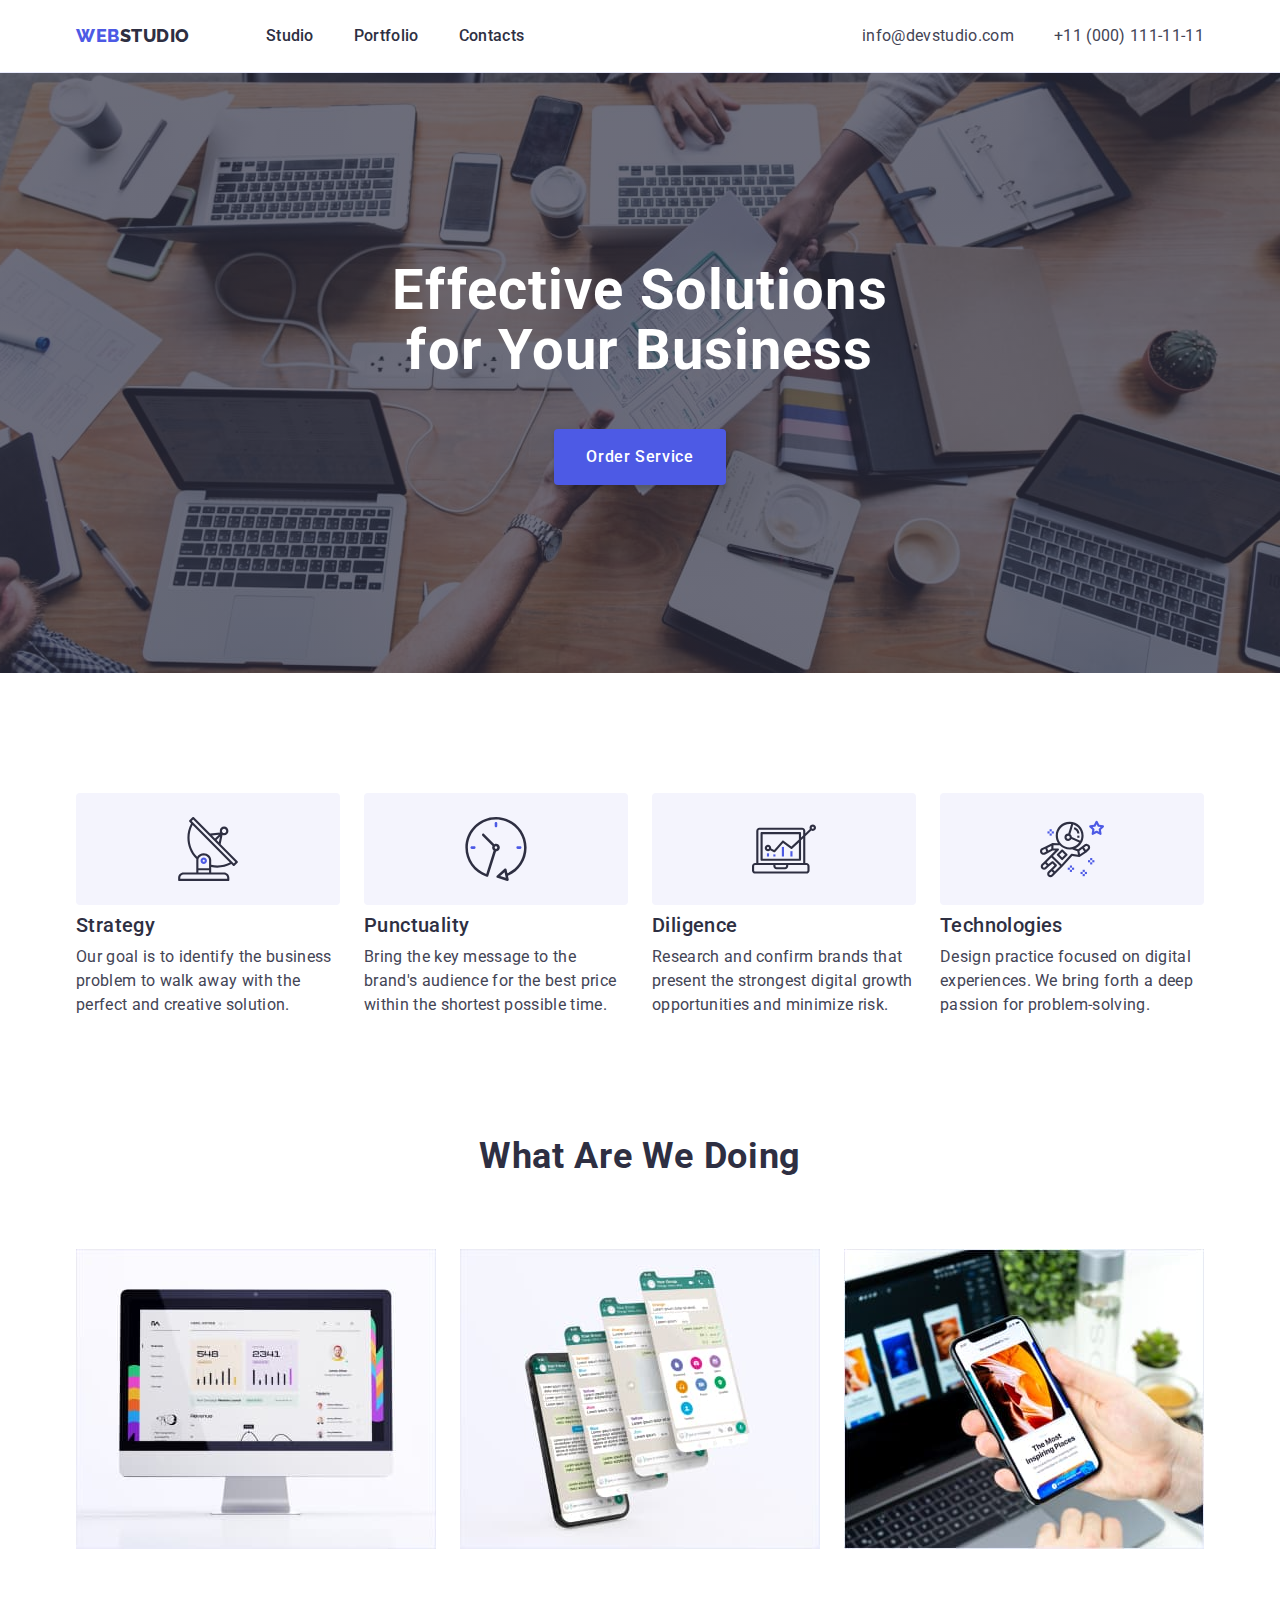
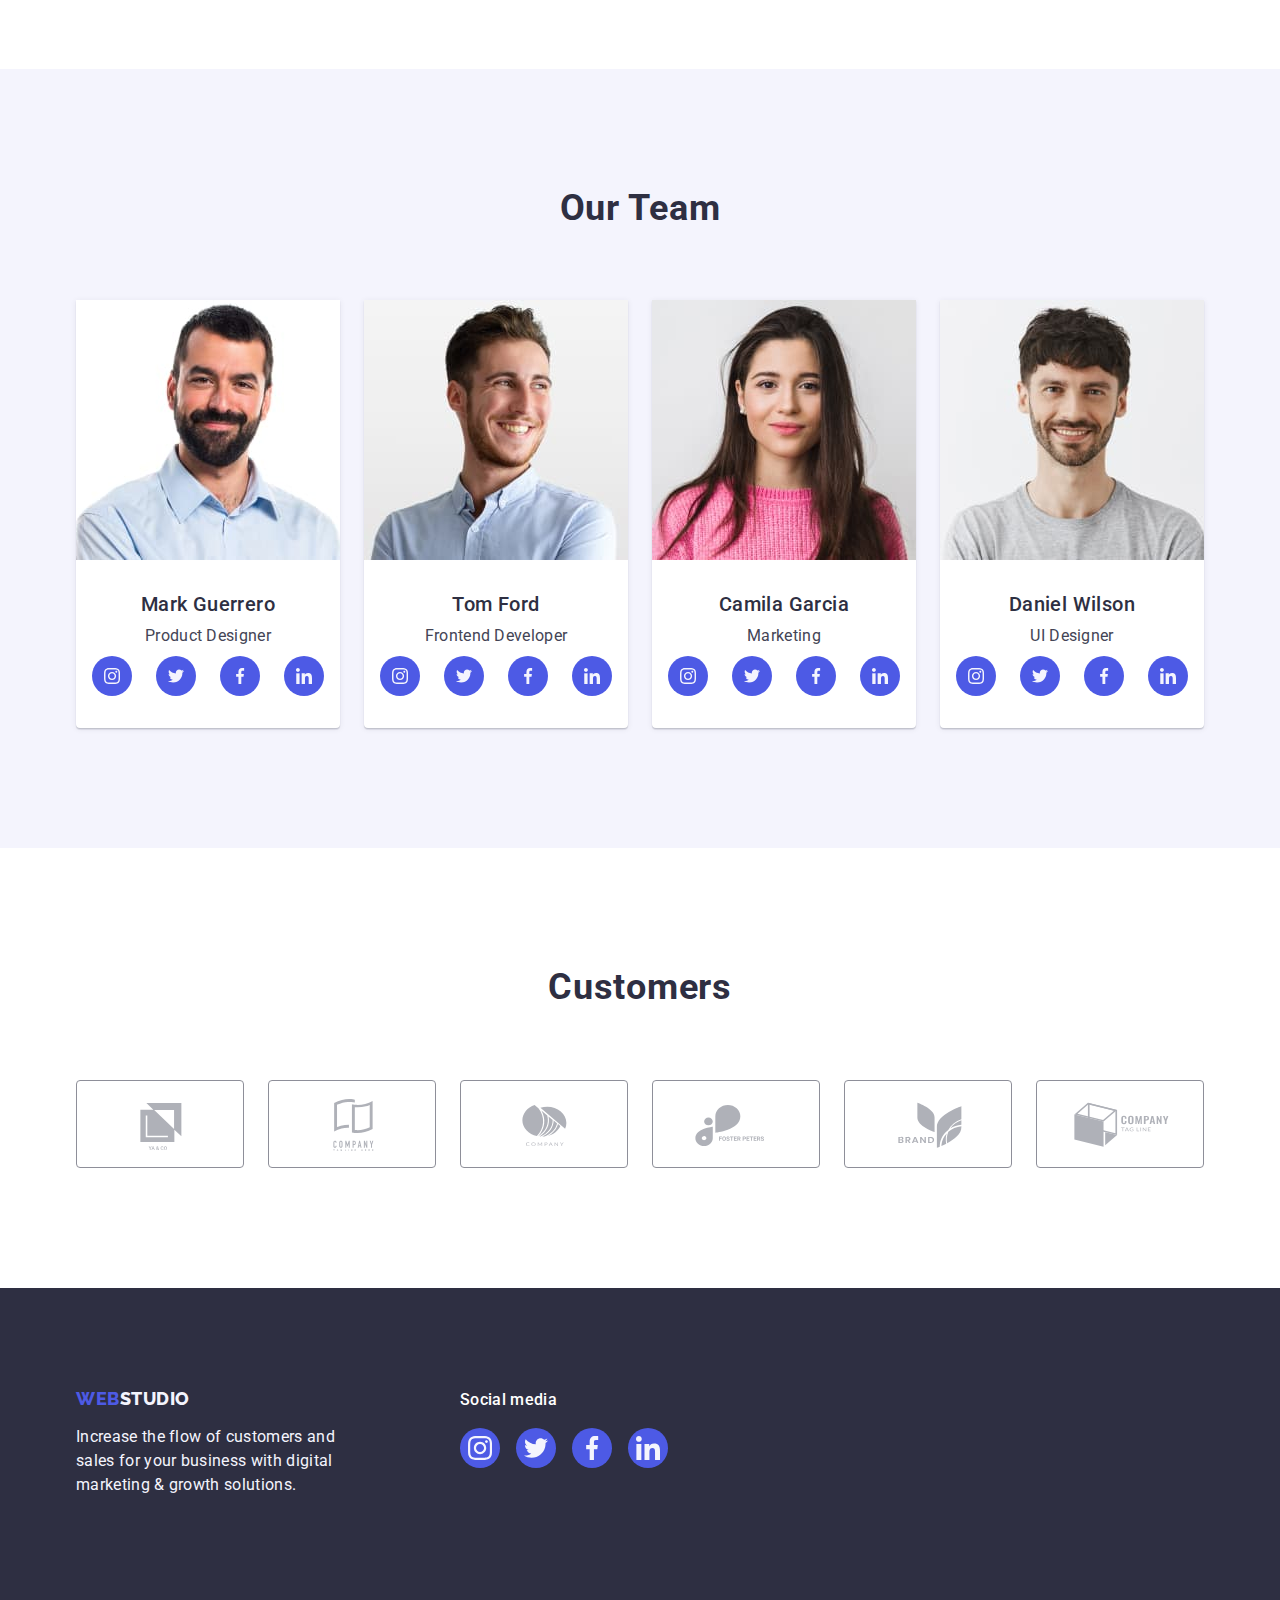
<file: index.html>
<!DOCTYPE html>
<html lang="en">
  <head>
    <meta charset="UTF-8" />
    <meta http-equiv="X-UA-Compatible" content="IE=edge" />
    <meta name="viewport" content="width=device-width, initial-scale=1.0" />
    <title>WebStudio</title>
    <link rel="preconnect" href="https://fonts.googleapis.com" />
    <link rel="preconnect" href="https://fonts.gstatic.com" crossorigin />
    <link
      href="https://fonts.googleapis.com/css2?family=Raleway:wght@800&family=Roboto:wght@400;500;700;900&display=swap"
      rel="stylesheet"
    />
    <link
      rel="stylesheet"
      href="https://cdnjs.cloudflare.com/ajax/libs/modern-normalize/1.1.0/modern-normalize.min.css"
    />
    <link rel="stylesheet" href="./css/styles.css" />
  </head>
  <body>
    <header class="header">
      <div class="container nav-menu">
        <nav class="header-nav">
          <a href="./index.html" class="header-logo link"
            >Web<span class="logo-dark link">Studio</span></a
          >
          <ul class="header-list list">
            <li class="header-item item">
              <a class="header-link link" href="./index.html">Studio</a>
            </li>
            <li class="header-item item">
              <a class="header-link link" href="./portfolio.html">Portfolio</a>
            </li>
            <li class="header-item item">
              <a class="header-link link" href="">Contacts</a>
            </li>
          </ul>
        </nav>

        <address class="address">
          <ul class="head-address list">
            <li class="header-address item">
              <a class="address-link link" href="mailto:info@devstudio.com"
                >info@devstudio.com</a
              >
            </li>
            <li class="header-address item">
              <a class="address-link link" href="tel:+110001111111"
                >+11 (000) 111-11-11</a
              >
            </li>
          </ul>
        </address>
      </div>
    </header>
    <main class="main">
      <section class="section-hero">
        <div class="container">
          <h1 class="hero-title">Effective Solutions for Your Business</h1>
          <button class="hero-btn" type="button">Order Service</button>
        </div>
      </section>
      <section class="section-company">
        <div class="container company-blok">
          <h2 class="company-title visually-hidden">Company policy</h2>
          <ul class="company list">
            <li class="company-item">
              <div class="company-icon">
                <svg class="card-company" width="64" height="64">
                  <use href="./images/icon.svg#antenna"></use>
                </svg>
              </div>
              <h3 class="company-title">Strategy</h3>
              <p class="company-text">
                Our goal is to identify the business problem to walk away with
                the perfect and creative solution.
              </p>
            </li>
            <li class="company-item">
              <div class="company-icon">
                <svg class="card-company" width="64" height="64">
                  <use href="./images/icon.svg#clock"></use>
                </svg>
              </div>
              <h3 class="company-title">Punctuality</h3>
              <p class="company-text">
                Bring the key message to the brand's audience for the best price
                within the shortest possible time.
              </p>
            </li>

            <li class="company-item">
              <div class="company-icon">
                <svg class="card-company" width="64" height="64">
                  <use href="./images/icon.svg#diagram"></use>
                </svg>
              </div>
              <h3 class="company-title">Diligence</h3>
              <p class="company-text">
                Research and confirm brands that present the strongest digital
                growth opportunities and minimize risk.
              </p>
            </li>

            <li class="company-item">
              <div class="company-icon">
                <svg class="card-company" width="64" height="64">
                  <use href="./images/icon.svg#astronaut"></use>
                </svg>
              </div>
              <h3 class="company-title">Technologies</h3>
              <p class="company-text">
                Design practice focused on digital experiences. We bring forth a
                deep passion for problem-solving.
              </p>
            </li>
          </ul>
        </div>
      </section>
      <section class="section-work">
        <div class="container">
          <h2 class="work-title">What are we doing</h2>
          <ul class="work list">
            <li class="work-item">
              <img
                class="work-img"
                src="./images/img1.jpg"
                alt="monitor"
                width="360"
                height="300"
              />
            </li>
            <li class="work-item">
              <img
                class="work-img"
                src="./images/img2.jpg"
                alt="screen-tabs"
                width="360"
                height="300"
              />
            </li>
            <li class="work-item">
              <img
                class="work-img"
                src="./images/img3.jpg"
                alt="hone-in-hand"
                width="360"
                height="300"
              />
            </li>
          </ul>
        </div>
      </section>
      <section class="section-team">
        <div class="container">
          <h2 class="team-title">Our Team</h2>
          <ul class="team list">
            <li class="work-team">
              <img
                class="team-img"
                src="./images/team1.jpg"
                alt="foto-team-mark"
                width="264"
                height="260"
              />
              <div class="title-name">
                <h3 class="team-underitle">Mark Guerrero</h3>
                <p class="team-text">Product Designer</p>

                <ul class="team-icon-list">
                  <li class="social-media-list">
                    <a href="" class="team-icon-link">
                      <svg class="team-icon" width="16" height="16">
                        <use href="./images/icon.svg#instagram"></use>
                      </svg>
                    </a>
                  </li>
                  <li class="social-media-list">
                    <a href="" class="team-icon-link">
                      <svg class="team-icon" width="16" height="16">
                        <use href="./images/icon.svg#twitter"></use>
                      </svg>
                    </a>
                  </li>
                  <li class="social-media-list">
                    <a href="" class="team-icon-link">
                      <svg class="team-icon" width="16" height="16">
                        <use href="./images/icon.svg#facebook"></use>
                      </svg>
                    </a>
                  </li>
                  <li class="social-media-list">
                    <a href="" class="team-icon-link">
                      <svg class="team-icon" width="16" height="16">
                        <use href="./images/icon.svg#linkedin"></use>
                      </svg>
                    </a>
                  </li>
                </ul>
              </div>
            </li>
            <li class="work-team">
              <img
                class="team-img"
                src="./images/team2.jpg"
                alt="foto-team-tom"
                width="264"
                height="260"
              />
              <div class="title-name">
                <h3 class="team-underitle">Tom Ford</h3>
                <p class="team-text">Frontend Developer</p>

                <ul class="team-icon-list">
                  <li class="social-media-list">
                    <a href="" class="team-icon-link">
                      <svg class="team-icon" width="16" height="16">
                        <use href="./images/icon.svg#instagram"></use>
                      </svg>
                    </a>
                  </li>
                  <li class="social-media-list">
                    <a href="" class="team-icon-link">
                      <svg class="team-icon" width="16" height="16">
                        <use href="./images/icon.svg#twitter"></use>
                      </svg>
                    </a>
                  </li>
                  <li class="social-media-list">
                    <a href="" class="team-icon-link">
                      <svg class="team-icon" width="16" height="16">
                        <use href="./images/icon.svg#facebook"></use>
                      </svg>
                    </a>
                  </li>
                  <li class="social-media-list">
                    <a href="" class="team-icon-link">
                      <svg class="team-icon" width="16" height="16">
                        <use href="./images/icon.svg#linkedin"></use>
                      </svg>
                    </a>
                  </li>
                </ul>
              </div>
            </li>
            <li class="work-team">
              <img
                class="team-img"
                src="./images/team3.jpg"
                alt="foto-team-garcia"
                width="264"
                height="260"
              />
              <div class="title-name">
                <h3 class="team-underitle">Camila Garcia</h3>
                <p class="team-text">Marketing</p>

                <ul class="team-icon-list">
                  <li class="social-media-list">
                    <a href="" class="team-icon-link">
                      <svg class="team-icon" width="16" height="16">
                        <use href="./images/icon.svg#instagram"></use>
                      </svg>
                    </a>
                  </li>
                  <li class="social-media-list">
                    <a href="" class="team-icon-link">
                      <svg class="team-icon" width="16" height="16">
                        <use href="./images/icon.svg#twitter"></use>
                      </svg>
                    </a>
                  </li>
                  <li class="social-media-list">
                    <a href="" class="team-icon-link">
                      <svg class="team-icon" width="16" height="16">
                        <use href="./images/icon.svg#facebook"></use>
                      </svg>
                    </a>
                  </li>
                  <li class="social-media-list">
                    <a href="" class="team-icon-link">
                      <svg class="team-icon" width="16" height="16">
                        <use href="./images/icon.svg#linkedin"></use>
                      </svg>
                    </a>
                  </li>
                </ul>
              </div>
            </li>
            <li class="work-team">
              <img
                class="team-img"
                src="./images/team4.jpg"
                alt="oto-team-daniel"
                width="264"
                height="260"
              />
              <div class="title-name">
                <h3 class="team-underitle">Daniel Wilson</h3>
                <p class="team-text">UI Designer</p>

                <ul class="team-icon-list">
                  <li class="social-media-list">
                    <a href="" class="team-icon-link">
                      <svg class="team-icon" width="16" height="16">
                        <use href="./images/icon.svg#instagram"></use>
                      </svg>
                    </a>
                  </li>
                  <li class="social-media-list">
                    <a href="" class="team-icon-link">
                      <svg class="team-icon" width="16" height="16">
                        <use href="./images/icon.svg#twitter"></use>
                      </svg>
                    </a>
                  </li>
                  <li class="social-media-list">
                    <a href="" class="team-icon-link">
                      <svg class="team-icon" width="16" height="16">
                        <use href="./images/icon.svg#facebook"></use>
                      </svg>
                    </a>
                  </li>
                  <li class="social-media-list">
                    <a href="" class="team-icon-link">
                      <svg class="team-icon" width="16" height="16">
                        <use href="./images/icon.svg#linkedin"></use>
                      </svg>
                    </a>
                  </li>
                </ul>
              </div>
            </li>
          </ul>
        </div>
      </section>
      <section class="customers">
        <div class="container">
          <h2 class="customers-title">Customers</h2>
          <ul class="customers-list">
            <li class="customers-icon">
              <a href="" class="customer-icon-link">
                <svg class="customers-company" width="104" height="56">
                  <use href="./images/icon.svg#group1"></use>
                </svg>
              </a>
            </li>
            <li class="customers-icon">
              <a href="" class="customer-icon-link">
                <svg class="customers-company" width="104" height="56">
                  <use href="./images/icon.svg#group2"></use>
                </svg>
              </a>
            </li>
            <li class="customers-icon">
              <a href="" class="customer-icon-link">
                <svg class="customers-company" width="104" height="56">
                  <use href="./images/icon.svg#group3"></use>
                </svg>
              </a>
            </li>
            <li class="customers-icon">
              <a href="" class="customer-icon-link">
                <svg class="customers-company" width="104" height="56">
                  <use href="./images/icon.svg#group4"></use>
                </svg>
              </a>
            </li>
            <li class="customers-icon">
              <a href="" class="customer-icon-link">
                <svg class="customers-company" width="104" height="56">
                  <use href="./images/icon.svg#group5"></use>
                </svg>
              </a>
            </li>
            <li class="customers-icon">
              <a href="" class="customer-icon-link">
                <svg class="customers-company" width="104" height="56">
                  <use href="./images/icon.svg#group6"></use>
                </svg>
              </a>
            </li>
          </ul>
        </div>
      </section>
    </main>
    <footer class="footer">
      <div class="container footer-tumb">
        <div class="section-one">
          <a class="footer-logo link" href="./index.html"
            >Web<span class="logo-light link">Studio</span></a
          >
          <p class="footer-text">
            Increase the flow of customers and sales for your business with
            digital marketing & growth solutions.
          </p>
        </div>
        <div class="social">
          <p class="footer-title">Social media</p>
          <ul class="footer-list">
            <li class="footer-icon">
              <a href="" class="footer-icon-link">
                <svg class="social-icon" width="24" height="24">
                  <use href="./images/icon.svg#instagram"></use>
                </svg>
              </a>
            </li>
            <li class="footer-icon">
              <a href="" class="footer-icon-link">
                <svg class="social-icon" width="24" height="24">
                  <use href="./images/icon.svg#twitter"></use>
                </svg>
              </a>
            </li>

            <li class="footer-icon">
              <a href="" class="footer-icon-link">
                <svg class="social-icon" width="24" height="24">
                  <use href="./images/icon.svg#facebook"></use>
                </svg>
              </a>
            </li>
            <li class="footer-icon">
              <a href="" class="footer-icon-link">
                <svg class="social-icon" width="24" height="24">
                  <use href="./images/icon.svg#linkedin"></use>
                </svg>
              </a>
            </li>
          </ul>
        </div>
      </div>
    </footer>
  </body>
</html>
</file>
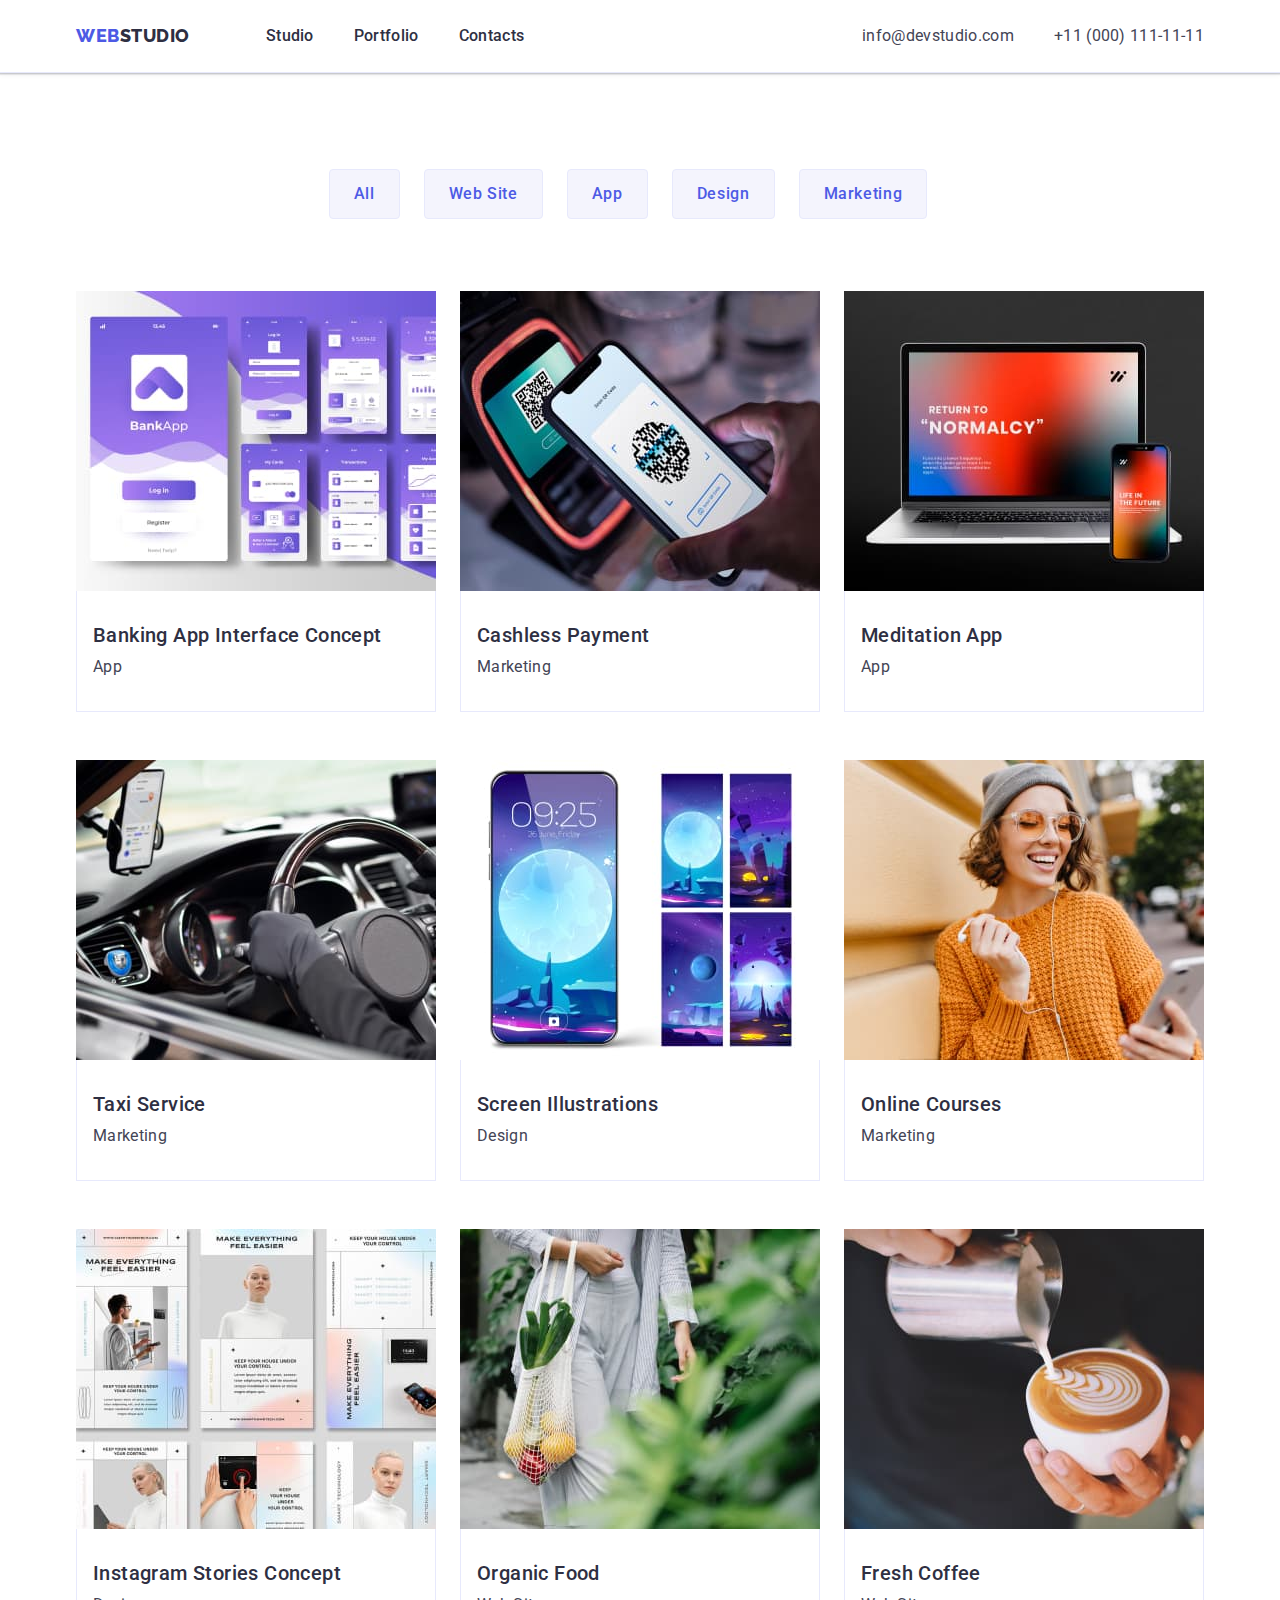
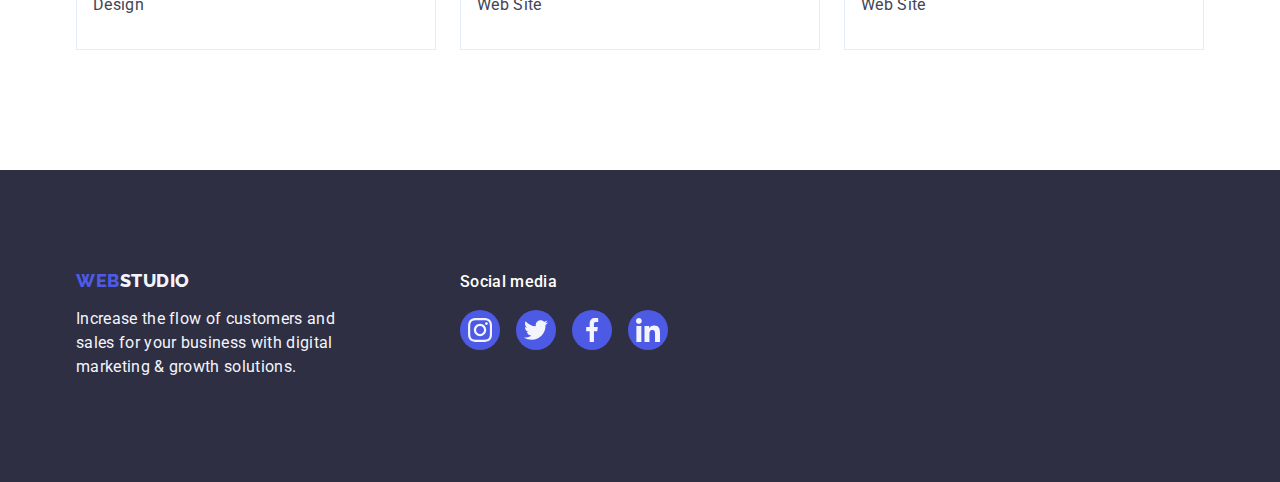
<file: portfolio.html>
<!DOCTYPE html>
<html lang="en">
  <head>
    <meta charset="UTF-8" />
    <meta http-equiv="X-UA-Compatible" content="IE=edge" />
    <meta name="viewport" content="width=device-width, initial-scale=1.0" />
    <title>Portfolio</title>
    <link rel="preconnect" href="https://fonts.googleapis.com" />
    <link rel="preconnect" href="https://fonts.gstatic.com" crossorigin />
    <link
      href="https://fonts.googleapis.com/css2?family=Raleway:wght@800&family=Roboto:wght@400;500;700;900&display=swap"
      rel="stylesheet"
    />
    <link
      rel="stylesheet"
      href="https://cdnjs.cloudflare.com/ajax/libs/modern-normalize/1.1.0/modern-normalize.min.css"
    />
    <link rel="stylesheet" href="./css/styles.css" />
  </head>
  <body>
    <header class="header">
      <div class="container nav-menu">
        <nav class="header-nav">
          <a href="./index.html" class="header-logo link"
            >Web<span class="logo-dark link">Studio</span></a
          >
          <ul class="header-list list">
            <li class="header-item item">
              <a class="header-link link" href="./index.html">Studio</a>
            </li>
            <li class="header-item item">
              <a class="header-link link" href="./portfolio.html">Portfolio</a>
            </li>
            <li class="header-item item">
              <a class="header-link link" href="">Contacts</a>
            </li>
          </ul>
        </nav>
        <address class="address">
          <ul class="head-address list">
            <li class="header-address item">
              <a class="address-link link" href="mailto:info@devstudio.com"
                >info@devstudio.com</a
              >
            </li>
            <li class="header-address item">
              <a class="address-link link" href="tel:+110001111111"
                >+11 (000) 111-11-11</a
              >
            </li>
          </ul>
        </address>
      </div>
    </header>
    <main class="main">
      <section class="section-portfolio">
        <div class="container">
          <h1 class="visually-hidden">Cards Portfolio</h1>
          <ul class="portfolio list">
            <li class="portfolio-list">
              <button class="portfolio-btn link" type="button">All</button>
            </li>
            <li class="portfolio-list">
              <button class="portfolio-btn link" type="button">Web Site</button>
            </li>
            <li class="portfolio-list">
              <button class="portfolio-btn link" type="button">App</button>
            </li>
            <li class="portfolio-list">
              <button class="portfolio-btn link" type="button">Design</button>
            </li>
            <li class="portfolio-list">
              <button class="portfolio-btn link" type="button">
                Marketing
              </button>
            </li>
          </ul>
          <ul class="portfolio-cards list">
            <li class="portfolio-item-cards">
              <a class="portfolio-link link" href="">
                <img
                  class="portfolio-img"
                  src="./images/imgport1.jpg"
                  alt="interface"
                  width="360"
                  height="300"
                />
                <div class="portfolio-name">
                  <h2 class="portfolio-title">Banking App Interface Concept</h2>
                  <p class="portfolio-text">App</p>
                </div></a
              >

              <p class="portfolio-text-hov visually-hidden">
                14 Stylish and User-Friendly App Design Concepts · Task Manager
                App · Calorie Tracker App · Exotic Fruit Ecommerce App · Cloud
                Storage App
              </p>
            </li>
            <li class="portfolio-item-cards">
              <a class="portfolio-link link" href="">
                <img
                  class="portfolio-img"
                  src="./images/imgport2.jpg"
                  alt="pay"
                  width="360"
                  height="300"
                />
                <div class="portfolio-name">
                  <h2 class="portfolio-title">Cashless Payment</h2>
                  <p class="portfolio-text">Marketing</p>
                </div>
              </a>

              <p class="portfolio-text-hov visually-hidden">
                14 Stylish and User-Friendly App Design Concepts · Task Manager
                App · Calorie Tracker App · Exotic Fruit Ecommerce App · Cloud
                Storage App
              </p>
            </li>
            <li class="portfolio-item-cards">
              <a class="portfolio-link link" href="">
                <img
                  class="portfolio-img"
                  src="./images/imgport3.jpg"
                  alt="laptop"
                  width="360"
                  height="300"
                />
                <div class="portfolio-name">
                  <h2 class="portfolio-title">Meditation App</h2>
                  <p class="portfolio-text">App</p>
                </div></a
              >

              <p class="portfolio-text-hov visually-hidden">
                14 Stylish and User-Friendly App Design Concepts · Task Manager
                App · Calorie Tracker App · Exotic Fruit Ecommerce App · Cloud
                Storage App
              </p>
            </li>
            <li class="portfolio-item-cards">
              <a class="portfolio-link link" href="">
                <img
                  class="portfolio-img"
                  src="./images/imgport4.jpg"
                  alt="taxi car"
                  width="360"
                  height="300"
                />
                <div class="portfolio-name">
                  <h2 class="portfolio-title">Taxi Service</h2>
                  <p class="portfolio-text">Marketing</p>
                </div></a
              >

              <p class="portfolio-text-hov visually-hidden">
                14 Stylish and User-Friendly App Design Concepts · Task Manager
                App · Calorie Tracker App · Exotic Fruit Ecommerce App · Cloud
                Storage App
              </p>
            </li>
            <li class="portfolio-item-cards">
              <a class="portfolio-link link" href="">
                <img
                  class="portfolio-img"
                  src="./images/imgport5.jpg"
                  alt="ilustration phone"
                  width="360"
                  height="300"
                />
                <div class="portfolio-name">
                  <h2 class="portfolio-title">Screen Illustrations</h2>
                  <p class="portfolio-text">Design</p>
                </div></a
              >

              <p class="portfolio-text-hov visually-hidden">
                14 Stylish and User-Friendly App Design Concepts · Task Manager
                App · Calorie Tracker App · Exotic Fruit Ecommerce App · Cloud
                Storage App
              </p>
            </li>
            <li class="portfolio-item-cards">
              <a class="portfolio-link link" href="">
                <img
                  class="portfolio-img"
                  src="./images/imgport6.jpg"
                  alt="girl"
                  width="360"
                  height="300"
                />
                <div class="portfolio-name">
                  <h2 class="portfolio-title">Online Courses</h2>
                  <p class="portfolio-text">Marketing</p>
                </div></a
              >

              <p class="portfolio-text-hov visually-hidden">
                14 Stylish and User-Friendly App Design Concepts · Task Manager
                App · Calorie Tracker App · Exotic Fruit Ecommerce App · Cloud
                Storage App
              </p>
            </li>
            <li class="portfolio-item-cards">
              <a class="portfolio-link link" href="">
                <img
                  class="portfolio-img"
                  src="./images/imgport7.jpg"
                  alt="foto instagram"
                  width="360"
                  height="300"
                />
                <div class="portfolio-name">
                  <h2 class="portfolio-title">Instagram Stories Concept</h2>
                  <p class="portfolio-text">Design</p>
                </div></a
              >

              <p class="portfolio-text-hov visually-hidden">
                14 Stylish and User-Friendly App Design Concepts · Task Manager
                App · Calorie Tracker App · Exotic Fruit Ecommerce App · Cloud
                Storage App
              </p>
            </li>
            <li class="portfolio-item-cards">
              <a class="portfolio-link link" href="">
                <img
                  class="portfolio-img"
                  src="./images/imgport8.jpg"
                  alt="food"
                  width="360"
                  height="300"
                />
                <div class="portfolio-name">
                  <h2 class="portfolio-title">Organic Food</h2>
                  <p class="portfolio-text">Web Site</p>
                </div></a
              >

              <p class="portfolio-text-hov visually-hidden">
                14 Stylish and User-Friendly App Design Concepts · Task Manager
                App · Calorie Tracker App · Exotic Fruit Ecommerce App · Cloud
                Storage App
              </p>
            </li>
            <li class="portfolio-item-cards">
              <a class="portfolio-link link" href="">
                <img
                  class="portfolio-img"
                  src="./images/imgport9.jpg"
                  alt="cofe cap"
                  width="360"
                  height="300"
                />
                <div class="portfolio-name">
                  <h2 class="portfolio-title">Fresh Coffee</h2>
                  <p class="portfolio-text">Web Site</p>
                </div></a
              >

              <p class="portfolio-text-hov visually-hidden">
                14 Stylish and User-Friendly App Design Concepts · Task Manager
                App · Calorie Tracker App · Exotic Fruit Ecommerce App · Cloud
                Storage App
              </p>
            </li>
          </ul>
        </div>
      </section>
    </main>
    <footer class="footer">
      <div class="container footer-tumb">
        <div class="section-one">
          <a class="footer-logo link" href="./index.html"
            >Web<span class="logo-light link">Studio</span></a
          >
          <p class="footer-text">
            Increase the flow of customers and sales for your business with
            digital marketing & growth solutions.
          </p>
        </div>
        <div class="social">
          <p class="footer-title">Social media</p>
          <ul class="footer-list">
            <li class="footer-icon">
              <a href="" class="footer-icon-link">
                <svg class="social-icon" width="24" height="24">
                  <use href="./images/icon.svg#instagram"></use>
                </svg>
              </a>
            </li>
            <li class="footer-icon">
              <a href="" class="footer-icon-link">
                <svg class="social-icon" width="24" height="24">
                  <use href="./images/icon.svg#twitter"></use>
                </svg>
              </a>
            </li>

            <li class="footer-icon">
              <a href="" class="footer-icon-link">
                <svg class="social-icon" width="24" height="24">
                  <use href="./images/icon.svg#facebook"></use>
                </svg>
              </a>
            </li>
            <li class="footer-icon">
              <a href="" class="footer-icon-link">
                <svg class="social-icon" width="24" height="24">
                  <use href="./images/icon.svg#linkedin"></use>
                </svg>
              </a>
            </li>
          </ul>
        </div>
      </div>
    </footer>
  </body>
</html>
</file>
<file: css/styles.css>
html {
  box-sizing: border-box;
}
*,
*::before,
*::after {
  box-sizing: inherit;
}

:root {
  --primary-font: "Roboto", sans-serif;
  --secondary-font: "Raleway", sans-serif;
  --iris: #4d5ae5;
  --ocean: #404bbf;
  --navy-blue: #2e2f42;
  --green: #31d0aa;
  --slate: #434455;
  --light-slate: #8e8f99;
  --cornflower: #e7e9fc;
  --cloud: #f4f4fd;
  --navy-blue-modal: #2e2f42;
  --grey: #2e2f42;
  --white: #ffffff;
  --dairy: #fcfcfc;
  --color-link: #afb1b8;
  --background-main: #ffffff;
  --background-secondary: #f4f4fd;
  --backgraund-section: #e5e5e5;
}

body {
  font-family: "Roboto", sans-serif;
  background-color: var(--background-main);
  color: #434455;
  font-size: 16px;
  line-height: 1.5;
  letter-spacing: 0.02em;
}
h1,
h2,
h3,
h4,
h5,
h6,
p {
  margin: 0;
}
a {
  text-decoration: none;
}
ul {
  padding: 0;
  margin: 0;
  list-style: none;
}

img {
  display: block;
}
.visually-hidden {
  position: absolute;
  width: 1px;
  height: 1px;
  margin: -1px;
  border: 0;
  padding: 0;

  white-space: nowrap;
  clip-path: inset(100%);
  clip: rect(0 0 0 0);
  overflow: hidden;
}

.container {
  width: 1158px;
  margin-left: auto;
  margin-right: auto;
  padding-left: 15px;
  padding-right: 15px;
}
.team-icon-link,
.link {
  text-decoration: none;
}
.list {
  list-style: none;
  padding: 0;
  margin: 0;
}

/* hero */
.section-hero {
  padding: 188px 0;
  max-width: 1440px;
  height: 600px;
  margin-left: auto;
  margin-right: auto;
  background-image: linear-gradient(
      rgba(46, 47, 66, 0.7),
      rgba(46, 47, 66, 0.7)
    ),
    url(../images/herofon.jpg);
  background-size: cover;
  background-position: center;
  background-repeat: no-repeat;
}
.hero-title {
  font-size: 56px;
  line-height: 1.07;
  text-align: center;
  letter-spacing: 0.02em;
  color: var(--white);
  max-width: 496px;
  margin: 0 auto;
  margin-bottom: 48px;
  font-weight: 700;
}

.hero-btn:hover,
.hero-btn:focus {
  background-color: var(--ocean);
  box-shadow: 0px 4px 4px rgba(0, 0, 0, 0.15);
}

.hero-btn {
  display: block;
  font-family: var(--primary-font);
  padding: 16px 32px;
  font-weight: 500;
  font-size: 16px;
  line-height: 1.5;
  letter-spacing: 0.04em;
  color: var(--white);
  background-color: var(--iris);
  cursor: pointer;
  border-radius: 4px;
  min-width: 169px;
  height: 56px;
  border: 1px solid transparent;
  text-align: center;
  border: none;
  margin: 0 auto;
  box-shadow: 0px 4px 4px rgba(0, 0, 0, 0.15);
}

.header {
  border-bottom: 1px solid var(--cornflower);
  box-shadow: 0px 2px 1px rgba(46, 47, 66, 0.08),
    0px 1px 1px rgba(46, 47, 66, 0.16), 0px 1px 6px rgba(46, 47, 66, 0.08);
}
.header-nav {
  display: flex;
  align-items: center;
}

.nav-menu {
  display: flex;
  align-items: center;
}
.header-logo {
  font-family: var(--secondary-font);
  font-weight: 800;
  font-size: 18px;
  line-height: 1.17;
  letter-spacing: 0.03em;
  text-transform: uppercase;
  color: var(--iris);
  margin-right: 76px;
}
.logo-dark {
  font-family: var(--secondary-font);
  font-weight: 800;
  font-size: 18px;
  line-height: 1.17;
  letter-spacing: 0.03em;
  text-transform: uppercase;
  color: var(--navy-blue);
}
.header-list {
  display: flex;
  gap: 40px;
}
.head-address {
  display: flex;
  gap: 40px;
}

.header-link {
  font-weight: 500;
  font-size: 16px;
  line-height: 1.5;
  letter-spacing: 0.02em;
  color: var(--navy-blue);
  padding: 24px 0 24px;
  display: inline-block;
}
.header-link:hover,
.header-link:focus {
  color: var(--ocean);
}

.address {
  font-style: normal;
  margin-left: auto;
}

.address-link {
  font-size: 16px;
  line-height: 1.5;
  letter-spacing: 0.02em;
  color: var(--slate);
  padding: 24px 0 24px;
}
.address-link:hover,
.address-link:focus {
  color: var(--ocean);
}

/* section */
.section-company {
  padding: 120px 0;
}
.company {
  display: flex;
  gap: 24px;
}

.company-icon {
  background-color: var(--cloud);
  margin-bottom: 8px;
  width: 264px;
  height: 112px;
  display: flex;
  justify-content: center;
  align-items: center;
  border-radius: 4px;
}

.company-item {
  width: 264px;
  width: calc((100% - 72px) / 4);
}

.company-title,
.team-underitle,
.portfolio-title {
  font-weight: 500;
  font-size: 20px;
  line-height: 1.2;
  letter-spacing: 0.02em;
  color: var(--navy-blue);
  margin-bottom: 8px;
}

.company-text {
  font-size: 16px;
  line-height: 1.5;
  letter-spacing: 0.02em;
  color: var(--slate);
}
.section-work {
  padding-bottom: 120px;
}
.work-title,
.team-title,
.customers-title {
  font-size: 36px;
  line-height: 1.1;
  text-align: center;
  letter-spacing: 0.02em;
  text-transform: capitalize;
  color: var(--navy-blue);

  margin-bottom: 72px;
}
.work {
  display: flex;

  justify-content: center;
  gap: 24px;
}

.work-item {
  width: calc((100% - 48px) / 3);
}

.section-team {
  background-color: var(--background-secondary);
  padding: 120px 0;
}
.team {
  display: flex;
  gap: 24px;
}

.work-team {
  background-color: var(--background-main);
  text-align: center;
  border-radius: 0px 0px 4px 4px;
  box-shadow: 0px 1px 6px rgba(46, 47, 66, 0.08),
    0px 1px 1px rgba(46, 47, 66, 0.16), 0px 2px 1px rgba(46, 47, 66, 0.08);
  cursor: pointer;
}

.title-name {
  padding-top: 32px;
  padding-bottom: 32px;
}
.team-underitle {
  font-family: var(--primary-font);
  font-weight: 500;
  font-size: 20px;
  line-height: 1.2;
  letter-spacing: 0.02em;
  color: var(--navy-blue);
  text-align: center;
  margin-bottom: 8px;
}
.team-icon {
  fill: var(--cloud);
}
.team-text {
  color: var(--slate);
  font-size: 16px;
  line-height: 1.5;
  letter-spacing: 0.02em;
  margin-bottom: 8px;

  text-align: center;
}
.team-icon-list {
  display: flex;
  justify-content: center;
  gap: 24px;
}

.team-icon-link:hover,
.team-icon-link:focus {
  background-color: var(--ocean);
}
.team-icon-link {
  height: 100%;
  width: 100%;
  display: flex;
  justify-content: center;
  align-items: center;
  border-radius: 50%;
  background-color: var(--iris);
}

.customers-company {
  fill: currentColor;
}

.customer-icon-link {
  width: 168px;
  height: 88px;
  display: flex;
  justify-content: center;
  align-items: center;
  border-radius: 4px;
  border: 1px solid var(--light-slate);
  color: var(--color-link);
}

.customer-icon-link:hover,
.customer-icon-link:focus {
  border: 1px solid var(--ocean);
  color: var(--ocean);
  cursor: pointer;
}

.customers {
  padding: 120px 0;
}
.customers-list {
  display: flex;
  gap: 24px;
  border: rgba(0, 0, 0, 0.25);
}
/* portfolio */
.section-portfolio {
  padding-top: 96px;
  padding-bottom: 120px;
}
.portfolio {
  display: flex;
  justify-content: center;
  margin-bottom: 72px;
}

.portfolio-btn:hover,
.portfolio-btn:focus {
  background-color: var(--ocean);
  color: var(--white);
  border: 1px solid transparent;
  box-shadow: 0px 3px 1px rgba(0, 0, 0, 0.1), 0px 2px 1px rgba(0, 0, 0, 0.08),
    0px 2px 2px rgba(0, 0, 0, 0.12);
}

.portfolio-list {
  margin-right: 24px;
}

.portfolio-btn {
  font-family: var(--primary-font);
  font-weight: 500;
  font-size: 16px;
  line-height: 1.5;
  letter-spacing: 0.04em;
  color: var(--iris);
  background-color: var(--cloud);
  cursor: pointer;
  padding: 12px 24px;
  border: 1px solid var(--cornflower);
  border-radius: 4px;
}

.portfolio-cards {
  display: flex;
  flex-wrap: wrap;
  row-gap: 48px;
  column-gap: 24px;
}

.portfolio-item-cards {
  width: calc((100% - 48px) / 3);
}

.portfolio-name {
  padding: 32px 16px;
  border: 1px solid var(--cornflower);
  border-top: none;
}

.portfolio-link:hover,
.portfolio-link:focus {
  box-shadow: 0px 1px 6px rgba(46, 47, 66, 0.08),
    0px 1px 1px rgba(46, 47, 66, 0.16), 0px 2px 1px rgba(46, 47, 66, 0.08);
}
.portfolio-link {
  display: block;
}

.portfolio-title {
  font-weight: 500;
  font-size: 20px;
  line-height: 1.2;
  letter-spacing: 0.02em;
  color: var(--navy-blue);
}

.portfolio-text {
  font-size: 16px;
  line-height: 1.5;
  letter-spacing: 0.02em;
  color: var(--slate);
}

.portfolio-text-hov {
  font-size: 16px;
  line-height: 1.5;
  letter-spacing: 0.02em;
  color: var(--cloud);
  background-color: var(--iris);
}
/* footer */
.footer {
  background-color: var(--navy-blue);
  padding: 100px 0;
}

.footer-logo {
  font-family: var(--secondary-font);
  font-weight: 800;
  font-size: 18px;
  line-height: 1.17;
  letter-spacing: 0.03em;
  text-transform: uppercase;
  color: var(--iris);
  margin-bottom: 16px;
  display: inline-block;
}
.logo-light {
  font-family: var(--secondary-font);
  font-weight: 800;
  font-size: 18px;
  line-height: 1.17;
  letter-spacing: 0.03em;
  text-transform: uppercase;
  color: var(--cloud);
  display: inline-block;
}
.footer-text {
  font-size: 16px;
  line-height: 1.5;
  letter-spacing: 0.02em;
  color: var(--cloud);
  max-width: 264px;
}
.footer-title {
  font-weight: 500;
  font-size: 16px;
  line-height: 1.5;
  letter-spacing: 0.02em;
  color: var(--white);
  margin-bottom: 16px;
}
.social {
  max-width: 208px;
  height: 80px;
}
.social-icon {
  fill: #f4f4fd;
}

.footer-list {
  display: flex;
  gap: 16px;
}
.social-media-list,
.footer-icon {
  width: 40px;
  height: 40px;
  justify-content: center;
  align-items: center;
  border-radius: 50%;
}
.footer-icon-link {
  height: 100%;
  width: 100%;
  display: flex;
  justify-content: center;
  align-items: center;
  border-radius: 50%;
  background-color: var(--iris);
}

.footer-icon-link:hover,
.footer-icon-link:focus {
  background-color: #31d0aa;
}
.footer-tumb {
  display: flex;
  align-items: baseline;
  gap: 120px;
}
.section-one {
  max-width: 264px;
  height: 112px;
}
</file>
